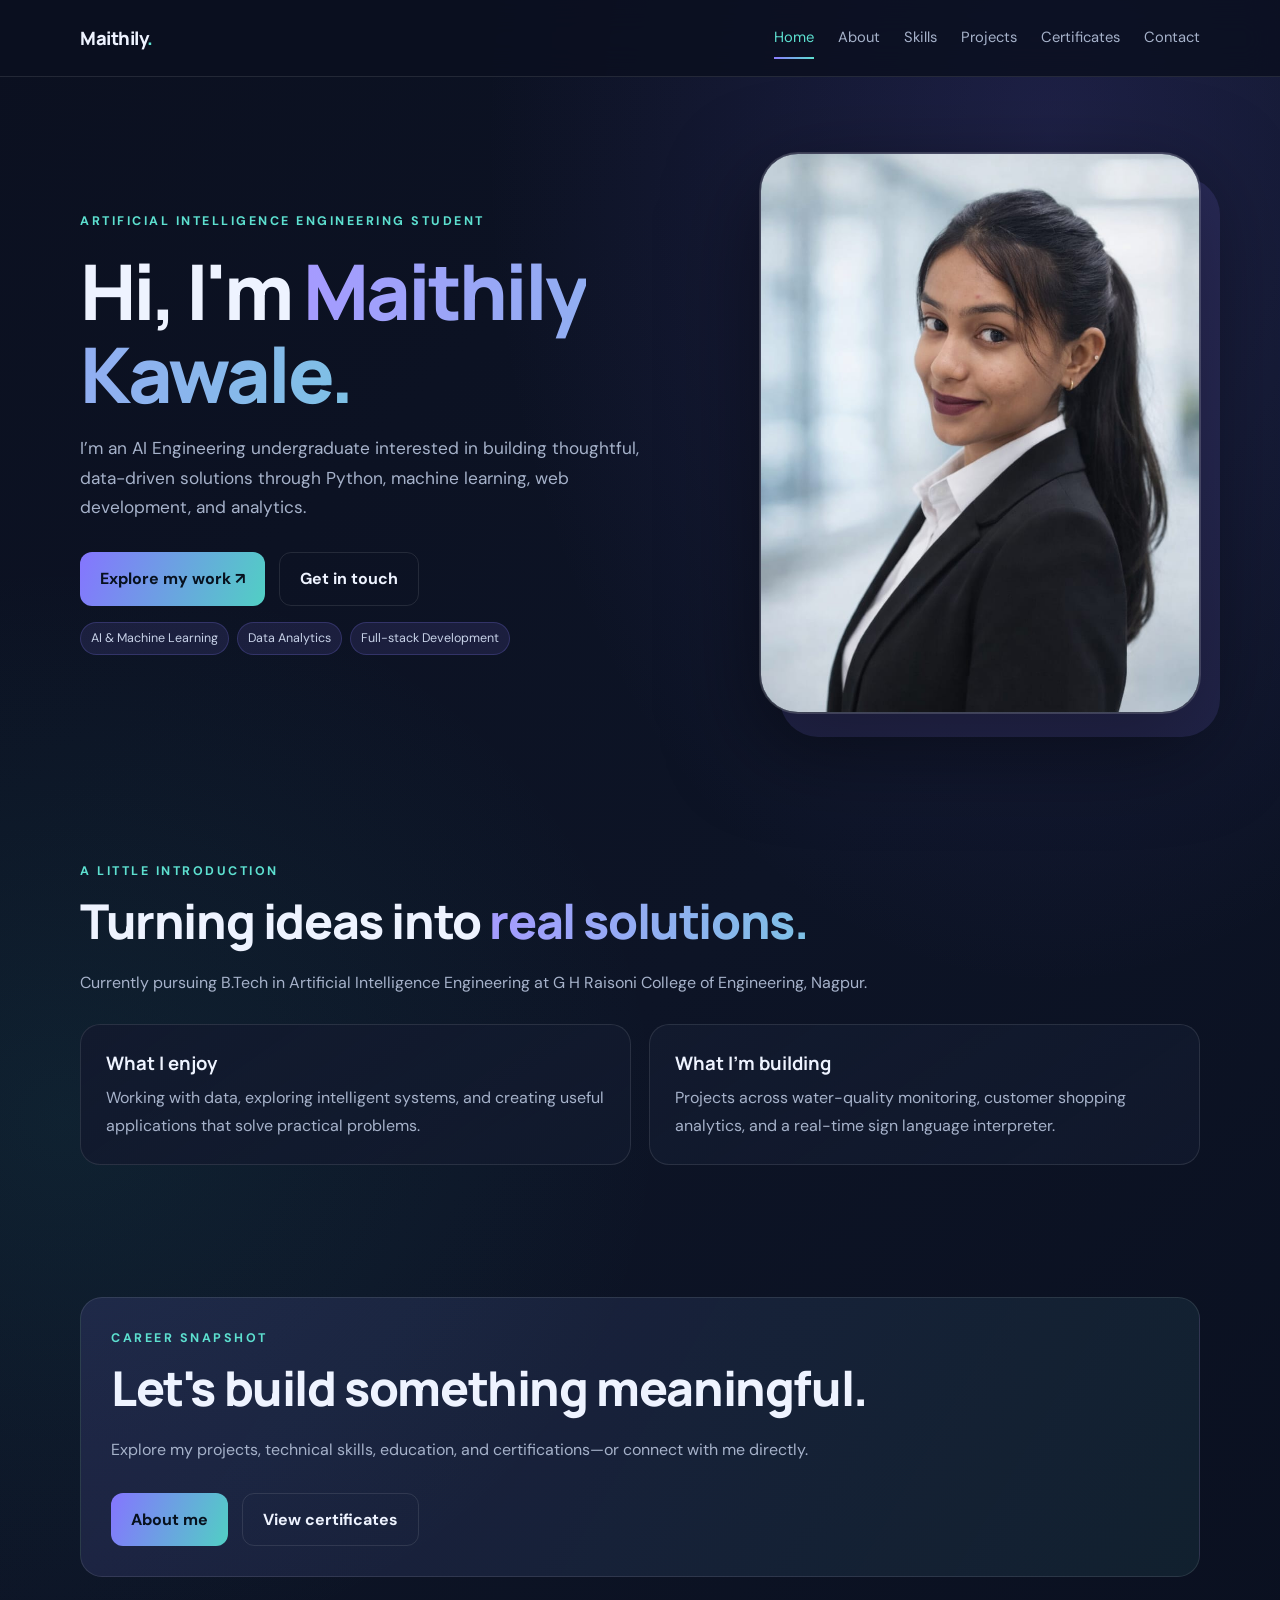
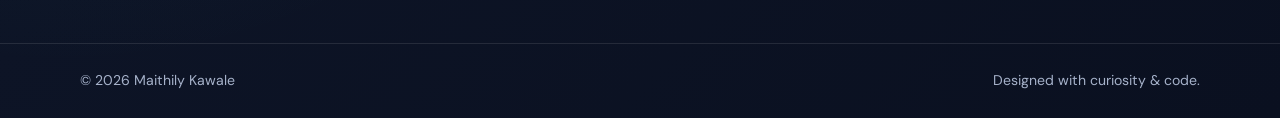
<file: index.html>
<!doctype html><html lang="en"><head><meta charset="utf-8"><meta name="viewport" content="width=device-width,initial-scale=1"><meta name="theme-color" content="#0b1020"><meta name="description" content="Maithily Kawale — AI Engineering student building data-driven and intelligent applications."><title>Maithily Kawale | Portfolio</title><link rel="stylesheet" href="styles.css"></head><body><header class="topbar"><div class="wrap nav"><a class="brand" href="index.html">Maithily<span>.</span></a><nav class="links"><a class="active" href="index.html">Home</a><a href="about.html">About</a><a href="skills.html">Skills</a><a href="projects.html">Projects</a><a href="certificates.html">Certificates</a><a href="contact.html">Contact</a></nav></div></header><main><section class="wrap hero"><div><div class="eyebrow">Artificial Intelligence Engineering Student</div><h1>Hi, I'm <span class="gradient">Maithily Kawale.</span></h1><p class="lead">I’m an AI Engineering undergraduate interested in building thoughtful, data-driven solutions through Python, machine learning, web development, and analytics.</p><div class="actions"><a class="btn primary" href="projects.html">Explore my work ↗</a><a class="btn" href="contact.html">Get in touch</a></div><div class="taglist"><span class="tag">AI & Machine Learning</span><span class="tag">Data Analytics</span><span class="tag">Full-stack Development</span></div></div><img class="portrait" src="images/profile.jpeg" alt="Portrait of Maithily Kawale"></section><section class="section"><div class="wrap"><div class="section-head"><div class="eyebrow">A little introduction</div><h2>Turning ideas into <span class="gradient">real solutions.</span></h2><p>Currently pursuing B.Tech in Artificial Intelligence Engineering at G H Raisoni College of Engineering, Nagpur.</p></div><div class="grid"><article class="card"><h3>What I enjoy</h3><p>Working with data, exploring intelligent systems, and creating useful applications that solve practical problems.</p></article><article class="card"><h3>What I'm building</h3><p>Projects across water-quality monitoring, customer shopping analytics, and a real-time sign language interpreter.</p></article></div></div></section><section class="section"><div class="wrap resume-box"><div class="eyebrow">Career snapshot</div><h2 class="page-title">Let's build something meaningful.</h2><p class="muted">Explore my projects, technical skills, education, and certifications—or connect with me directly.</p><div class="actions"><a class="btn primary" href="about.html">About me</a><a class="btn" href="certificates.html">View certificates</a></div></div></section></main><footer class="footer"><div class="wrap"><span>© 2026 Maithily Kawale</span><span>Designed with curiosity & code.</span></div></footer></body></html>
</file>
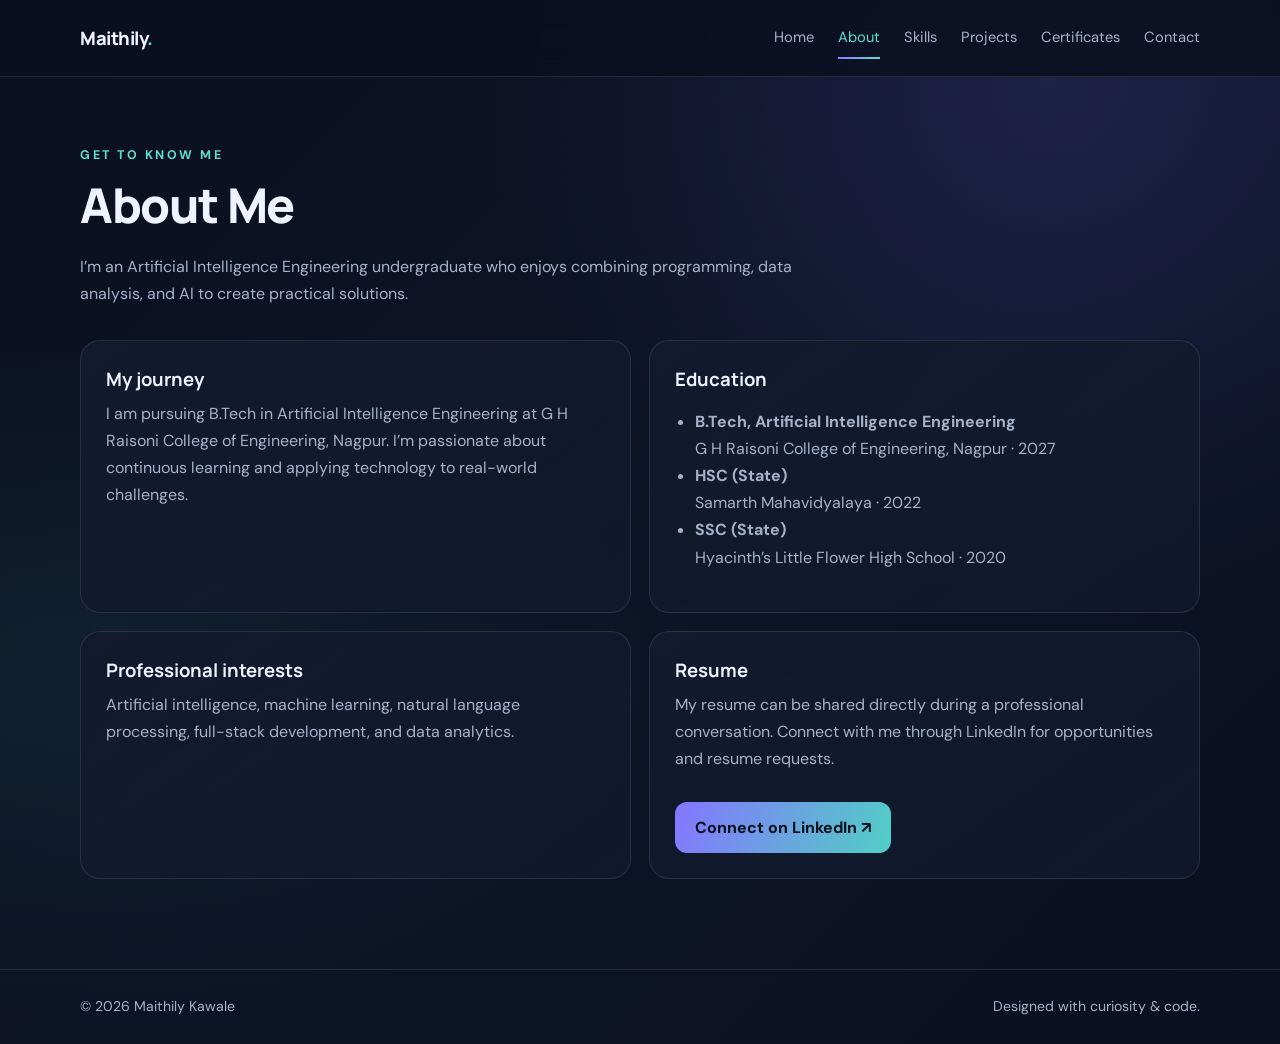
<file: about.html>
<!doctype html><html lang="en"><head><meta charset="utf-8"><meta name="viewport" content="width=device-width,initial-scale=1"><meta name="theme-color" content="#0b1020"><meta name="description" content="About Maithily Kawale, Artificial Intelligence Engineering student."><title>About Me | Maithily Kawale</title><link rel="stylesheet" href="styles.css"></head><body><header class="topbar"><div class="wrap nav"><a class="brand" href="index.html">Maithily<span>.</span></a><nav class="links"><a href="index.html">Home</a><a class="active" href="about.html">About</a><a href="skills.html">Skills</a><a href="projects.html">Projects</a><a href="certificates.html">Certificates</a><a href="contact.html">Contact</a></nav></div></header><main class="wrap page"><div class="eyebrow">Get to know me</div><h1 class="page-title">About Me</h1><p class="page-intro">I’m an Artificial Intelligence Engineering undergraduate who enjoys combining programming, data analysis, and AI to create practical solutions.</p><div class="grid"><article class="card"><h3>My journey</h3><p>I am pursuing B.Tech in Artificial Intelligence Engineering at G H Raisoni College of Engineering, Nagpur. I’m passionate about continuous learning and applying technology to real-world challenges.</p></article><article class="card"><h3>Education</h3><ul class="clean"><li><b>B.Tech, Artificial Intelligence Engineering</b><br>G H Raisoni College of Engineering, Nagpur · 2027</li><li><b>HSC (State)</b><br>Samarth Mahavidyalaya · 2022</li><li><b>SSC (State)</b><br>Hyacinth’s Little Flower High School · 2020</li></ul></article><article class="card"><h3>Professional interests</h3><p>Artificial intelligence, machine learning, natural language processing, full-stack development, and data analytics.</p></article><article class="card"><h3>Resume</h3><p>My resume can be shared directly during a professional conversation. Connect with me through LinkedIn for opportunities and resume requests.</p><div class="actions"><a class="btn primary" href="https://www.linkedin.com/in/maithilykawale/" target="_blank" rel="noopener noreferrer">Connect on LinkedIn ↗</a></div></article></div></main><footer class="footer"><div class="wrap"><span>© 2026 Maithily Kawale</span><span>Designed with curiosity & code.</span></div></footer></body></html>
</file>
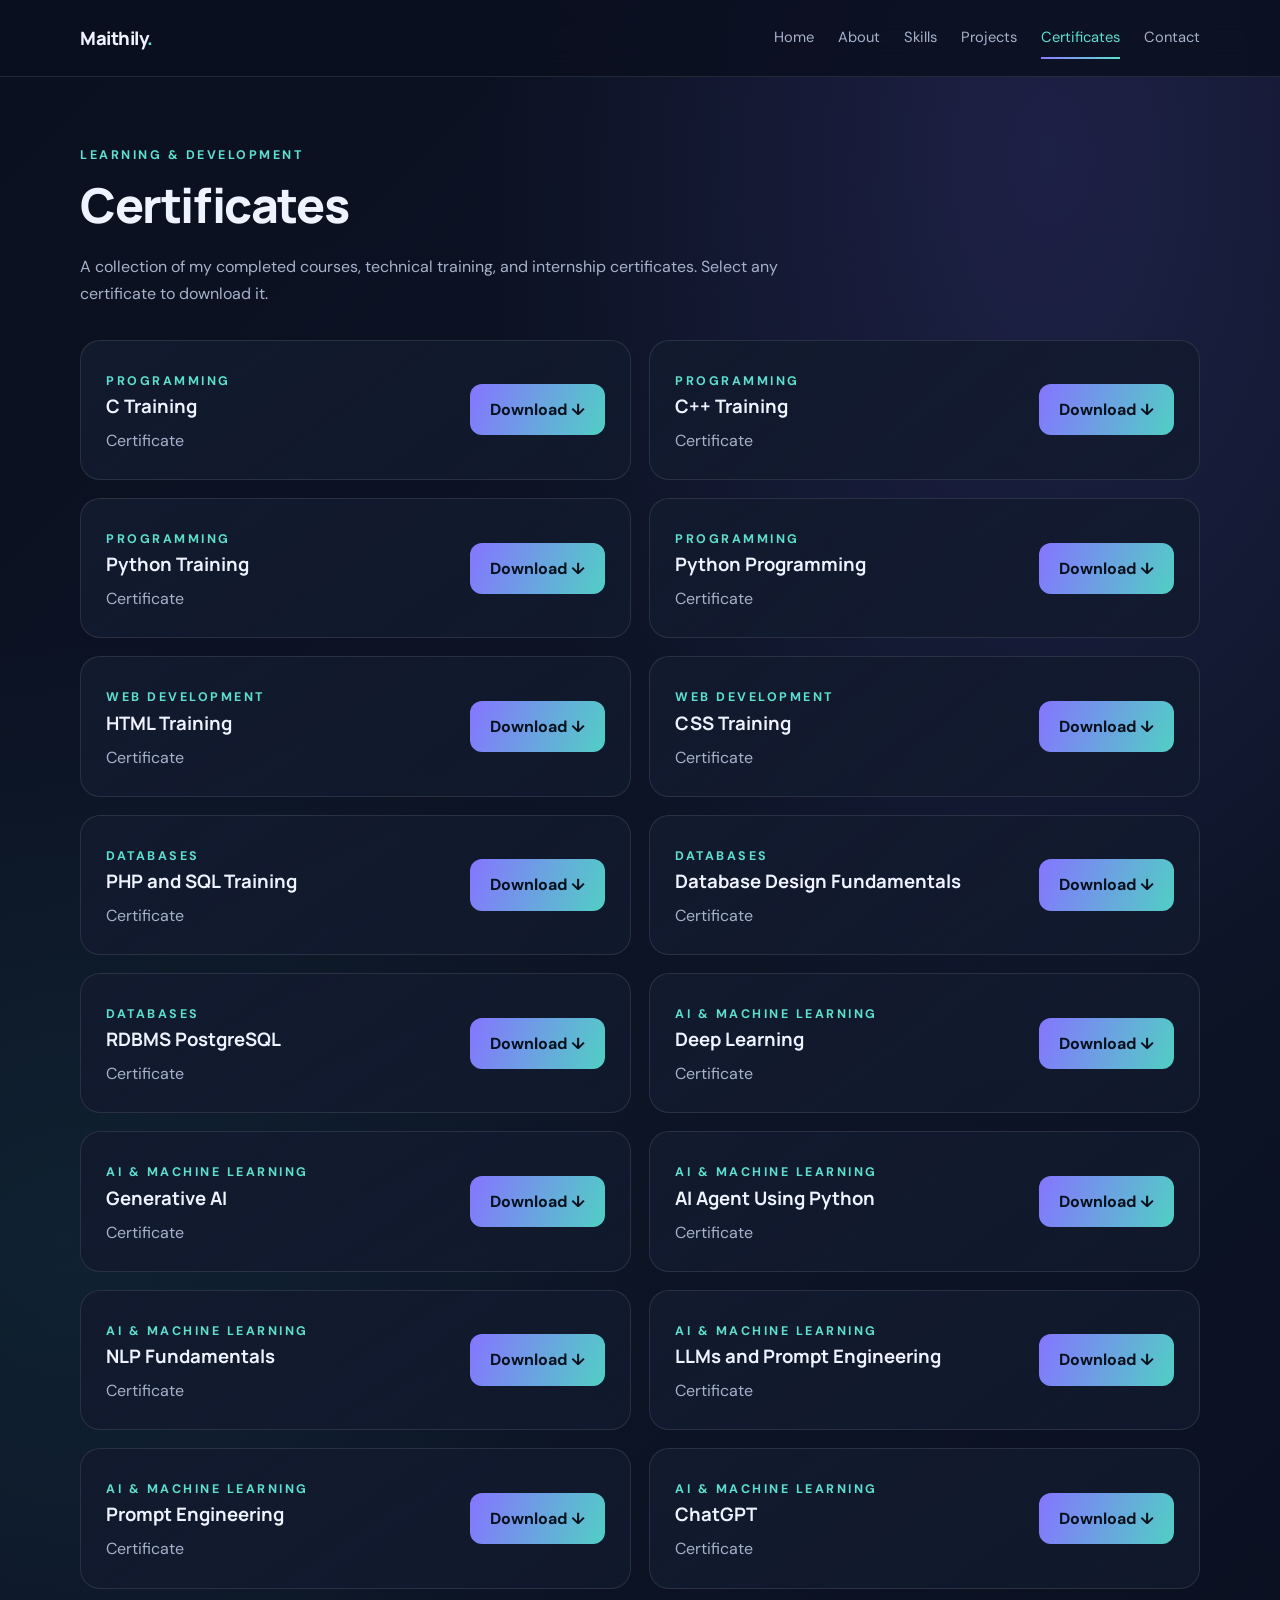
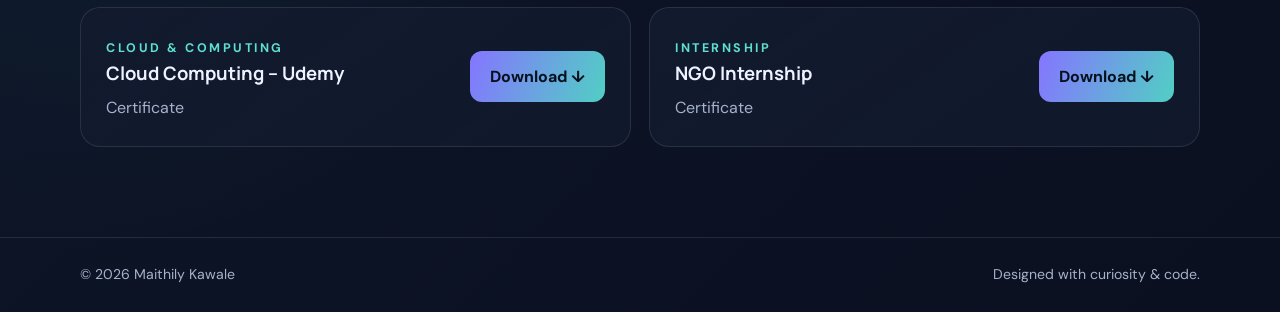
<file: certificates.html>
<!doctype html><html lang="en"><head><meta charset="utf-8"><meta name="viewport" content="width=device-width,initial-scale=1"><meta name="theme-color" content="#0b1020"><meta name="description" content="Certificates and training completed by Maithily Kawale."><title>Certificates | Maithily Kawale</title><link rel="stylesheet" href="styles.css"></head><body><header class="topbar"><div class="wrap nav"><a class="brand" href="index.html">Maithily<span>.</span></a><nav class="links"><a href="index.html">Home</a><a href="about.html">About</a><a href="skills.html">Skills</a><a href="projects.html">Projects</a><a class="active" href="certificates.html">Certificates</a><a href="contact.html">Contact</a></nav></div></header><main class="wrap page"><div class="eyebrow">Learning & development</div><h1 class="page-title">Certificates</h1><p class="page-intro">A collection of my completed courses, technical training, and internship certificates. Select any certificate to download it.</p><div class="grid"><article class="card cert-card"><div><span class="eyebrow">Programming</span><h3>C Training</h3><p>Certificate</p></div><a class="btn primary" href="images/C-Certificate.pdf" download>Download ↓</a></article><article class="card cert-card"><div><span class="eyebrow">Programming</span><h3>C++ Training</h3><p>Certificate</p></div><a class="btn primary" href="images/C%2B%2B%20Certificate%20.pdf" download>Download ↓</a></article><article class="card cert-card"><div><span class="eyebrow">Programming</span><h3>Python Training</h3><p>Certificate</p></div><a class="btn primary" href="images/python%20Certificate.jpg" download>Download ↓</a></article><article class="card cert-card"><div><span class="eyebrow">Programming</span><h3>Python Programming</h3><p>Certificate</p></div><a class="btn primary" href="images/Python-Certificate.pdf" download>Download ↓</a></article><article class="card cert-card"><div><span class="eyebrow">Web Development</span><h3>HTML Training</h3><p>Certificate</p></div><a class="btn primary" href="images/HTML_Certificate.pdf" download>Download ↓</a></article><article class="card cert-card"><div><span class="eyebrow">Web Development</span><h3>CSS Training</h3><p>Certificate</p></div><a class="btn primary" href="images/CSS_Certificate.pdf" download>Download ↓</a></article><article class="card cert-card"><div><span class="eyebrow">Databases</span><h3>PHP and SQL Training</h3><p>Certificate</p></div><a class="btn primary" href="images/PHP%20and%20SQL%20Certificate.pdf" download>Download ↓</a></article><article class="card cert-card"><div><span class="eyebrow">Databases</span><h3>Database Design Fundamentals</h3><p>Certificate</p></div><a class="btn primary" href="images/Database%20Design%20Fundamentals.pdf" download>Download ↓</a></article><article class="card cert-card"><div><span class="eyebrow">Databases</span><h3>RDBMS PostgreSQL</h3><p>Certificate</p></div><a class="btn primary" href="images/RDBMS%20postgreSQL.pdf" download>Download ↓</a></article><article class="card cert-card"><div><span class="eyebrow">AI & Machine Learning</span><h3>Deep Learning</h3><p>Certificate</p></div><a class="btn primary" href="images/Deeplearning.pdf" download>Download ↓</a></article><article class="card cert-card"><div><span class="eyebrow">AI & Machine Learning</span><h3>Generative AI</h3><p>Certificate</p></div><a class="btn primary" href="images/Gen_AI_certificate.pdf" download>Download ↓</a></article><article class="card cert-card"><div><span class="eyebrow">AI & Machine Learning</span><h3>AI Agent Using Python</h3><p>Certificate</p></div><a class="btn primary" href="images/Ai_agent_using_python_Certificate.pdf" download>Download ↓</a></article><article class="card cert-card"><div><span class="eyebrow">AI & Machine Learning</span><h3>NLP Fundamentals</h3><p>Certificate</p></div><a class="btn primary" href="images/NLP%20Fundamentals.pdf" download>Download ↓</a></article><article class="card cert-card"><div><span class="eyebrow">AI & Machine Learning</span><h3>LLMs and Prompt Engineering</h3><p>Certificate</p></div><a class="btn primary" href="images/LLMs%20and%20Prompt%20Engineering.pdf" download>Download ↓</a></article><article class="card cert-card"><div><span class="eyebrow">AI & Machine Learning</span><h3>Prompt Engineering</h3><p>Certificate</p></div><a class="btn primary" href="images/Prompt%20Engineering.pdf" download>Download ↓</a></article><article class="card cert-card"><div><span class="eyebrow">AI & Machine Learning</span><h3>ChatGPT</h3><p>Certificate</p></div><a class="btn primary" href="images/chatgpt%20Certificate.pdf" download>Download ↓</a></article><article class="card cert-card"><div><span class="eyebrow">Cloud & Computing</span><h3>Cloud Computing – Udemy</h3><p>Certificate</p></div><a class="btn primary" href="images/udemy_cloud_computing_certificate.pdf" download>Download ↓</a></article><article class="card cert-card"><div><span class="eyebrow">Internship</span><h3>NGO Internship</h3><p>Certificate</p></div><a class="btn primary" href="images/Ngo-internship.pdf" download>Download ↓</a></article></div></main><footer class="footer"><div class="wrap"><span>© 2026 Maithily Kawale</span><span>Designed with curiosity & code.</span></div></footer></body></html>
</file>
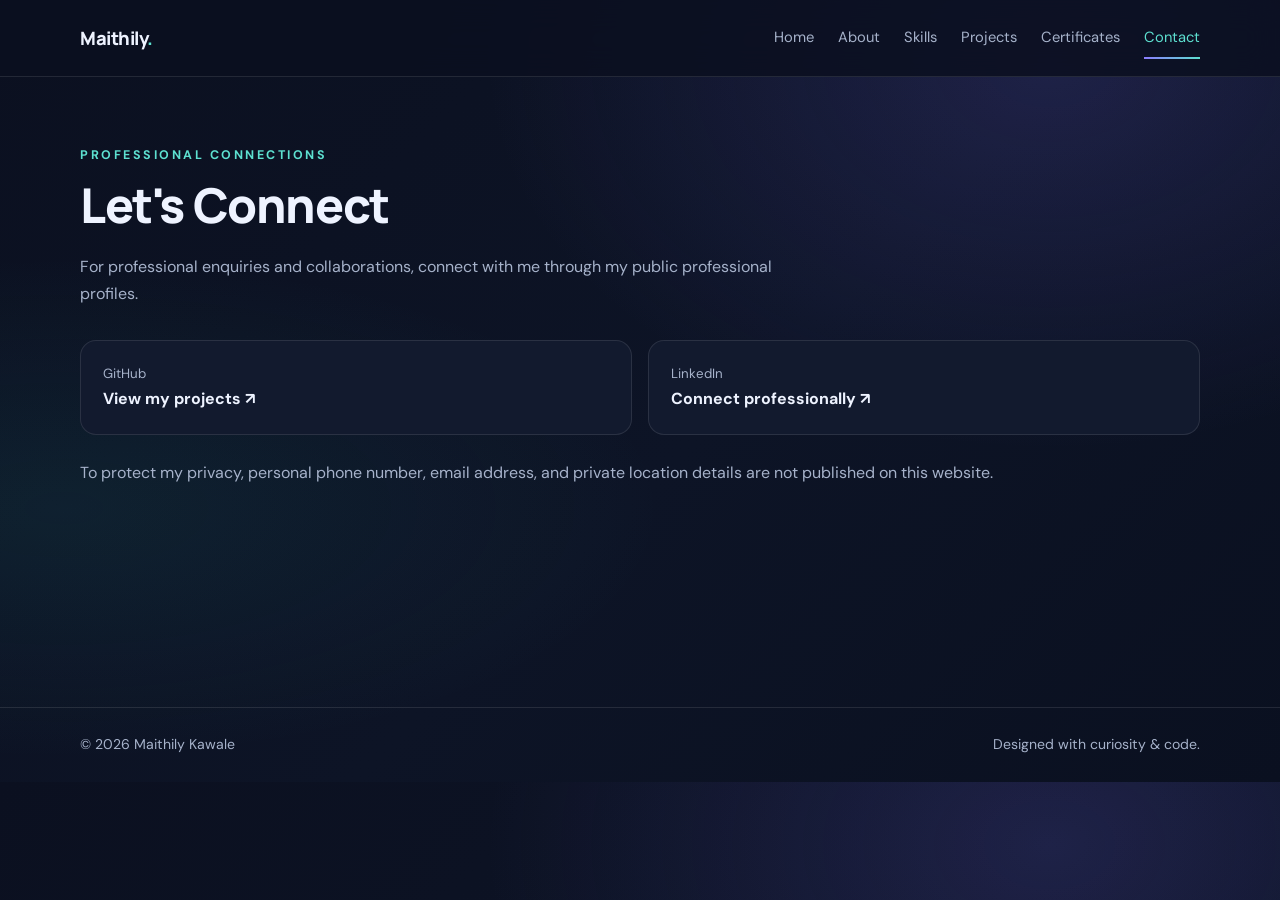
<file: contact.html>
<!doctype html><html lang="en"><head><meta charset="utf-8"><meta name="viewport" content="width=device-width,initial-scale=1"><meta name="theme-color" content="#0b1020"><meta name="description" content="Portfolio of Maithily Kawale, Artificial Intelligence Engineering student."><title>Get in Touch | Maithily Kawale</title><link rel="stylesheet" href="styles.css"></head><body><header class="topbar"><div class="wrap nav"><a class="brand" href="index.html">Maithily<span>.</span></a><nav class="links"><a href="index.html">Home</a><a href="about.html">About</a><a href="skills.html">Skills</a><a href="projects.html">Projects</a><a href="certificates.html">Certificates</a><a class="active" href="contact.html">Contact</a></nav></div></header><main class="wrap page"><div class="eyebrow">Professional connections</div><h1 class="page-title">Let's Connect</h1><p class="page-intro">For professional enquiries and collaborations, connect with me through my public professional profiles.</p><div class="contact-grid"><a class="contact-item" href="https://github.com/MaithilyKawale" target="_blank" rel="noopener noreferrer"><small>GitHub</small><strong>View my projects ↗</strong></a><a class="contact-item" href="https://www.linkedin.com/in/maithilykawale/" target="_blank" rel="noopener noreferrer"><small>LinkedIn</small><strong>Connect professionally ↗</strong></a></div><p class="muted" style="margin-top:24px">To protect my privacy, personal phone number, email address, and private location details are not published on this website.</p></main><footer class="footer"><div class="wrap"><span>© 2026 Maithily Kawale</span><span>Designed with curiosity & code.</span></div></footer></body></html>
</file>
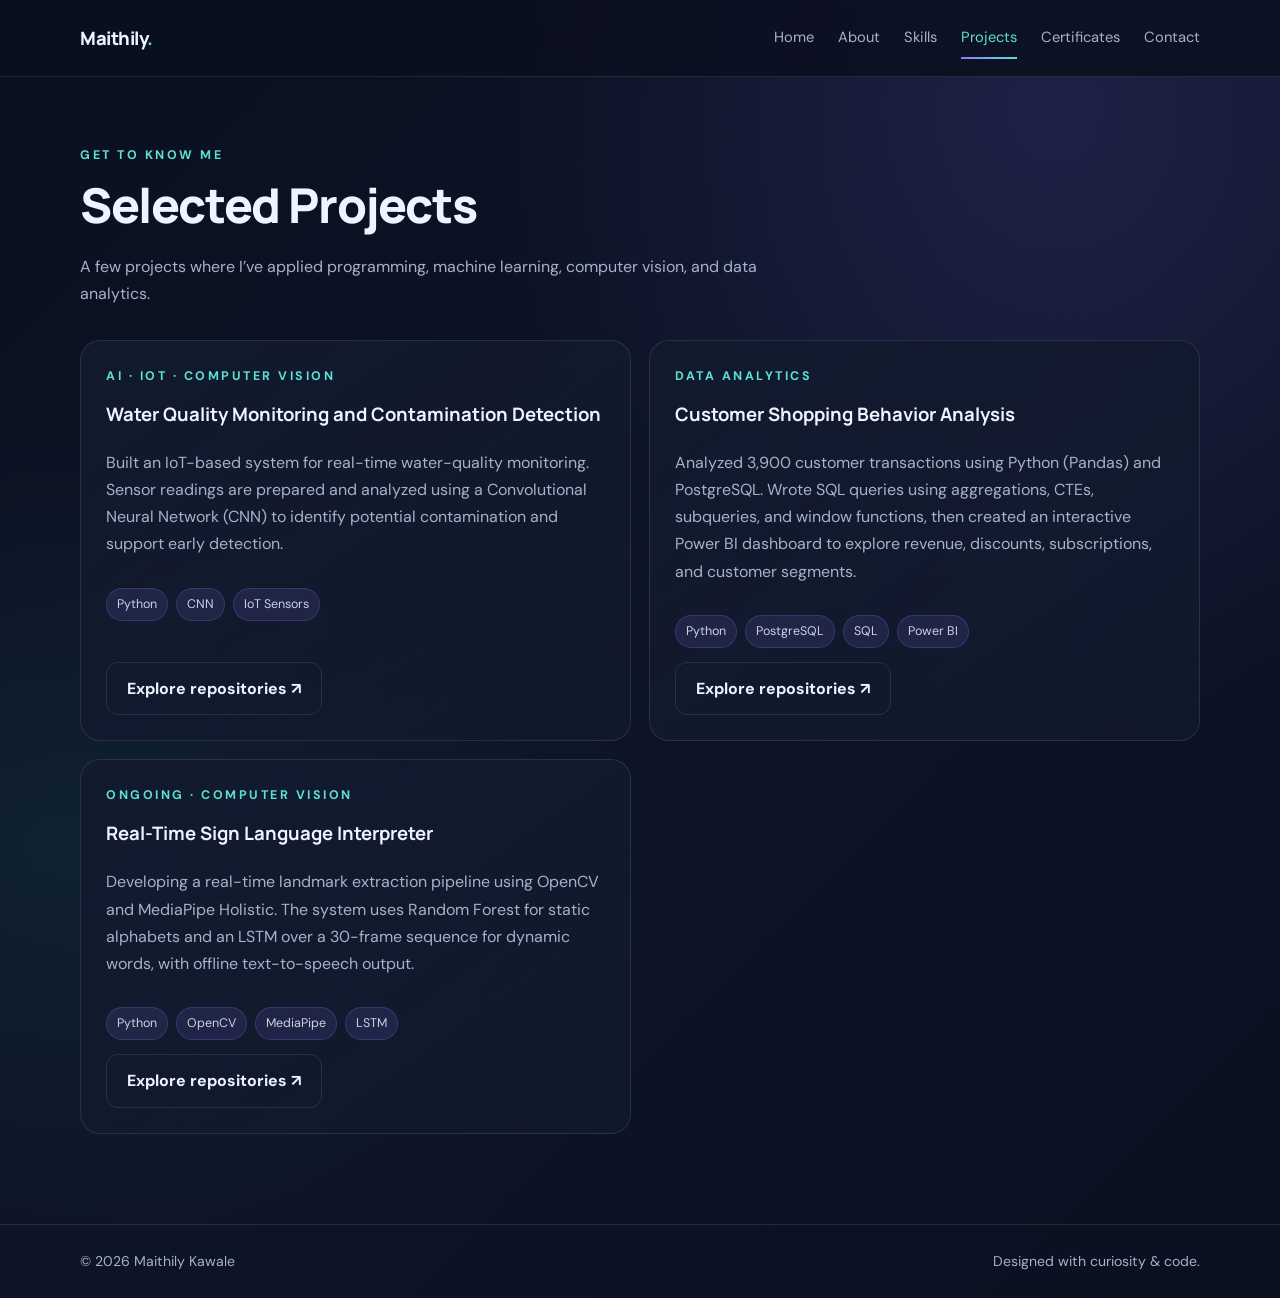
<file: projects.html>
<!doctype html><html lang="en"><head><meta charset="utf-8"><meta name="viewport" content="width=device-width,initial-scale=1"><meta name="theme-color" content="#0b1020"><meta name="description" content="Portfolio of Maithily Kawale, Artificial Intelligence Engineering student."><title>Selected Projects | Maithily Kawale</title><link rel="stylesheet" href="styles.css"></head><body><header class="topbar"><div class="wrap nav"><a class="brand" href="index.html">Maithily<span>.</span></a><nav class="links"><a class="" href="index.html">Home</a><a class="" href="about.html">About</a><a class="" href="skills.html">Skills</a><a class="active" href="projects.html">Projects</a><a class="" href="certificates.html">Certificates</a><a class="" href="contact.html">Contact</a></nav></div></header><main class="wrap page"><div class="eyebrow">Get to know me</div><h1 class="page-title">Selected Projects</h1><p class="page-intro">A few projects where I’ve applied programming, machine learning, computer vision, and data analytics.</p><div class="grid"><article class="card project-card"><div class="eyebrow">AI · IoT · Computer Vision</div><h3>Water Quality Monitoring and Contamination Detection</h3><p>Built an IoT-based system for real-time water-quality monitoring. Sensor readings are prepared and analyzed using a Convolutional Neural Network (CNN) to identify potential contamination and support early detection.</p><div class="taglist"><span class="tag">Python</span><span class="tag">CNN</span><span class="tag">IoT Sensors</span></div><a class="btn" href="https://github.com/MaithilyKawale?tab=repositories" target="_blank" rel="noreferrer">Explore repositories ↗</a></article><article class="card project-card"><div class="eyebrow">Data Analytics</div><h3>Customer Shopping Behavior Analysis</h3><p>Analyzed 3,900 customer transactions using Python (Pandas) and PostgreSQL. Wrote SQL queries using aggregations, CTEs, subqueries, and window functions, then created an interactive Power BI dashboard to explore revenue, discounts, subscriptions, and customer segments.</p><div class="taglist"><span class="tag">Python</span><span class="tag">PostgreSQL</span><span class="tag">SQL</span><span class="tag">Power BI</span></div><a class="btn" href="https://github.com/MaithilyKawale?tab=repositories" target="_blank" rel="noreferrer">Explore repositories ↗</a></article><article class="card project-card"><div class="eyebrow">Ongoing · Computer Vision</div><h3>Real-Time Sign Language Interpreter</h3><p>Developing a real-time landmark extraction pipeline using OpenCV and MediaPipe Holistic. The system uses Random Forest for static alphabets and an LSTM over a 30-frame sequence for dynamic words, with offline text-to-speech output.</p><div class="taglist"><span class="tag">Python</span><span class="tag">OpenCV</span><span class="tag">MediaPipe</span><span class="tag">LSTM</span></div><a class="btn" href="https://github.com/MaithilyKawale?tab=repositories" target="_blank" rel="noreferrer">Explore repositories ↗</a></article></div></main><footer class="footer"><div class="wrap"><span>© 2026 Maithily Kawale</span><span>Designed with curiosity & code.</span></div></footer></body></html>
</file>
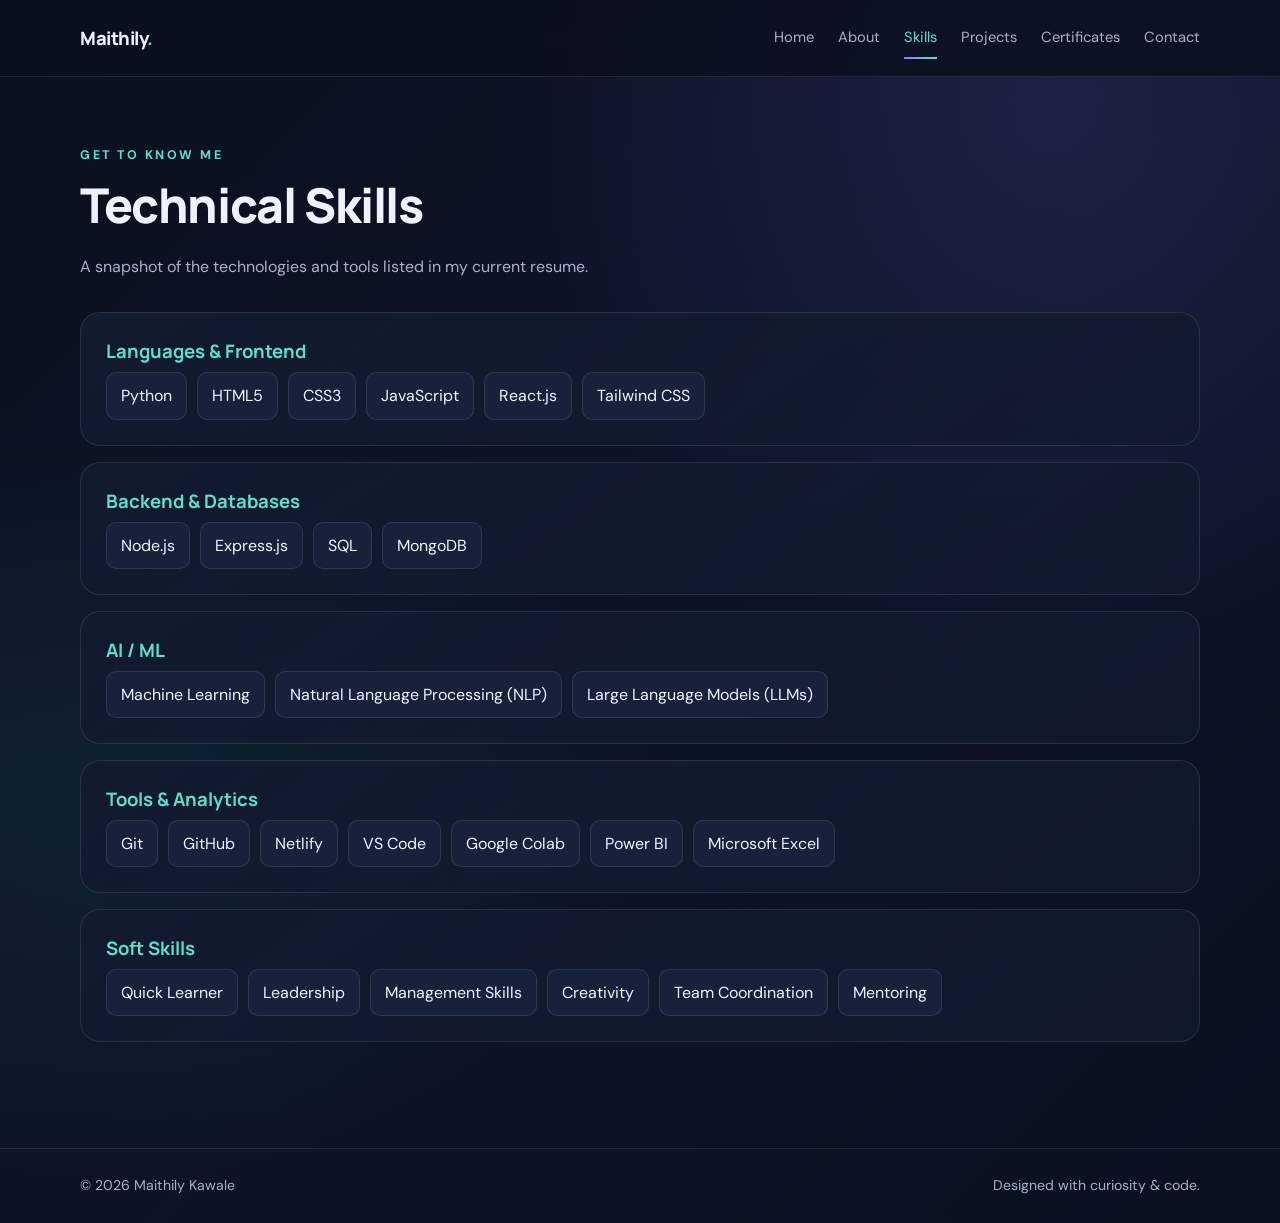
<file: skills.html>
<!doctype html><html lang="en"><head><meta charset="utf-8"><meta name="viewport" content="width=device-width,initial-scale=1"><meta name="theme-color" content="#0b1020"><meta name="description" content="Portfolio of Maithily Kawale, Artificial Intelligence Engineering student."><title>Technical Skills | Maithily Kawale</title><link rel="stylesheet" href="styles.css"></head><body><header class="topbar"><div class="wrap nav"><a class="brand" href="index.html">Maithily<span>.</span></a><nav class="links"><a class="" href="index.html">Home</a><a class="" href="about.html">About</a><a class="active" href="skills.html">Skills</a><a class="" href="projects.html">Projects</a><a class="" href="certificates.html">Certificates</a><a class="" href="contact.html">Contact</a></nav></div></header><main class="wrap page"><div class="eyebrow">Get to know me</div><h1 class="page-title">Technical Skills</h1><p class="page-intro">A snapshot of the technologies and tools listed in my current resume.</p><div class="card skill-group"><h3>Languages & Frontend</h3><div class="skill-list"><span>Python</span><span>HTML5</span><span>CSS3</span><span>JavaScript</span><span>React.js</span><span>Tailwind CSS</span></div></div><div class="card skill-group"><h3>Backend & Databases</h3><div class="skill-list"><span>Node.js</span><span>Express.js</span><span>SQL</span><span>MongoDB</span></div></div><div class="card skill-group"><h3>AI / ML</h3><div class="skill-list"><span>Machine Learning</span><span>Natural Language Processing (NLP)</span><span>Large Language Models (LLMs)</span></div></div><div class="card skill-group"><h3>Tools & Analytics</h3><div class="skill-list"><span>Git</span><span>GitHub</span><span>Netlify</span><span>VS Code</span><span>Google Colab</span><span>Power BI</span><span>Microsoft Excel</span></div></div><div class="card skill-group"><h3>Soft Skills</h3><div class="skill-list"><span>Quick Learner</span><span>Leadership</span><span>Management Skills</span><span>Creativity</span><span>Team Coordination</span><span>Mentoring</span></div></div></main><footer class="footer"><div class="wrap"><span>© 2026 Maithily Kawale</span><span>Designed with curiosity & code.</span></div></footer></body></html>
</file>
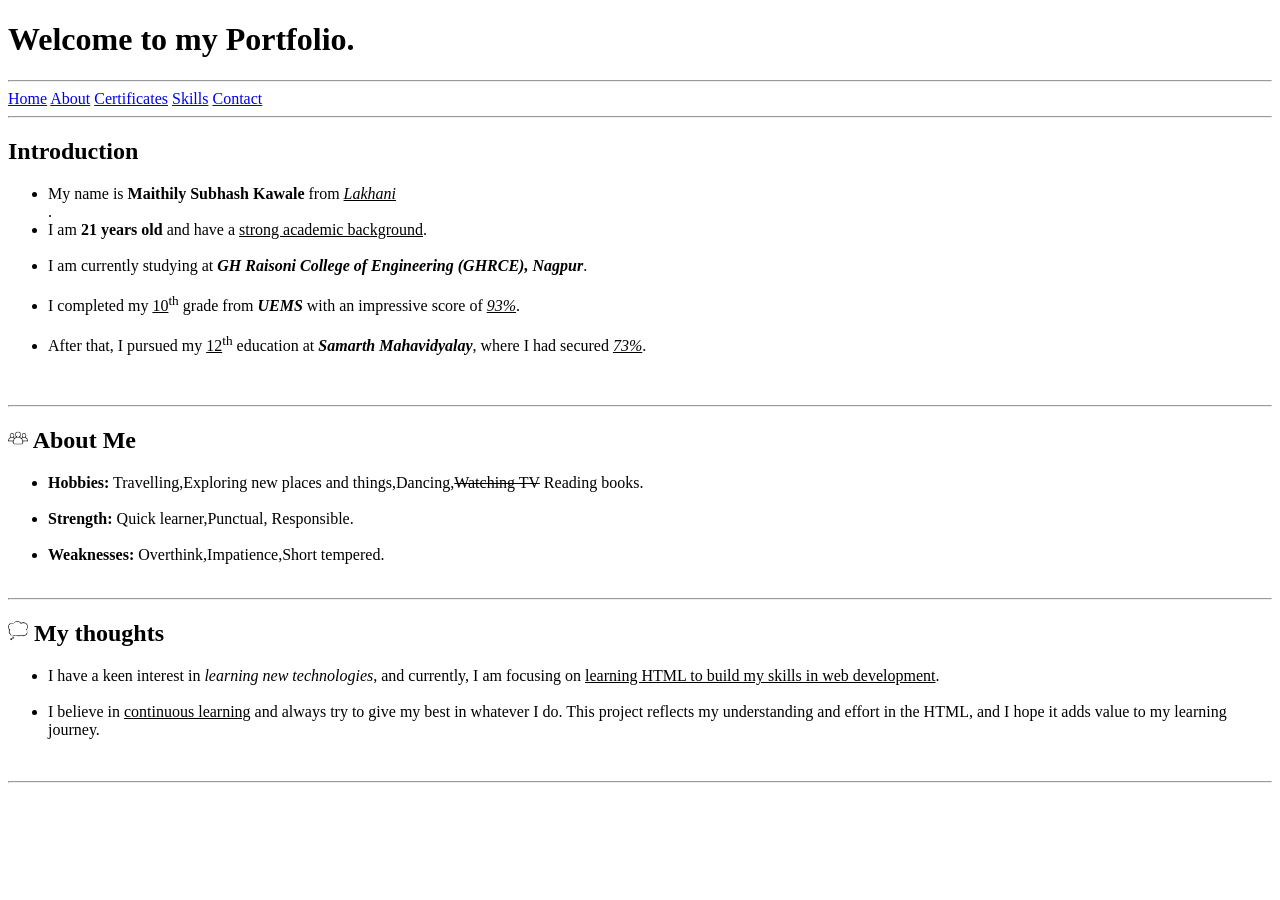
<file: files/about.html>
<!DOCTYPE html>
<html lang="en">

<head>
    <title>About me</title>
</head>

<body>
    <h1>Welcome to my Portfolio.</h1>
    <hr>
  
    <nav>
        <a href="./index.html">Home</a>
        <a href="./about.html">About</a>
        <a href="./certificates.html">Certificates</a>
        <a href="./skills.html">Skills</a>
        <a href="./contact.html">Contact</a>
    </nav><hr>
    <div>
        <span>
            <h2>Introduction</h2>
        </span>

        <p>
        <ul>
            <li>My name is <b>Maithily Subhash Kawale</b> from
                <i><u>Lakhani</u></i>
            </li>. <br>
            <li>I am <b>21 years old</b> and have a <u>strong academic background</u>.</li>
            <br>
            <li>I am currently studying at <b><i>GH Raisoni College of Engineering (GHRCE), Nagpur</i></b>.</li>
            <br>
            <li>I completed my <u>10</u><sup>th</sup> grade from <b><i>UEMS</i></b> with an impressive score of
                <u><i>93%</i></u>.
            </li>
            <br>
            <li>After that, I pursued my <u>12</u><sup>th</sup> education at <b><i>Samarth Mahavidyalay</i></b>, where I
                had
                secured <u><i>73%</i></u>.</li>
        </ul>
        <br>
        </p>
        <hr>
    </div>
    <div>
        <span>
            <h2><img src="./../images/group.png" alt="about me" height="20px" />
                About Me
            </h2>

        </span>
        <p>
        <ul>
            <li><b>Hobbies:</b> Travelling,Exploring new places and things,Dancing,<del>Watching TV</del> Reading books.
            </li>
            <br>
            <li><b>Strength:</b> Quick learner,Punctual, Responsible.</li>
            <br>
            <li><b>Weaknesses:</b> Overthink,Impatience,Short tempered.</li>
            <br>
        </ul>
        <hr>
        <span>

            <h2><img src="./../images/thought-bubble.png" alt="thoughts"
                    height="20px" /> My
                thoughts</h2>
        </span>
        <ul>
            <li>I have a keen interest in <i>learning new technologies</i>, and currently, I am focusing on <u>learning
                    HTML
                    to build
                    my skills in web development</u>.</li><br>
            <li>I believe in <u>continuous learning</u> and always try to give my best in whatever I do. This project
                reflects my understanding and effort in the HTML, and I hope it adds value to my learning journey.</li>
        </ul><br>
        <hr>


        </p>
    </div>



</body>

</html>
</file>
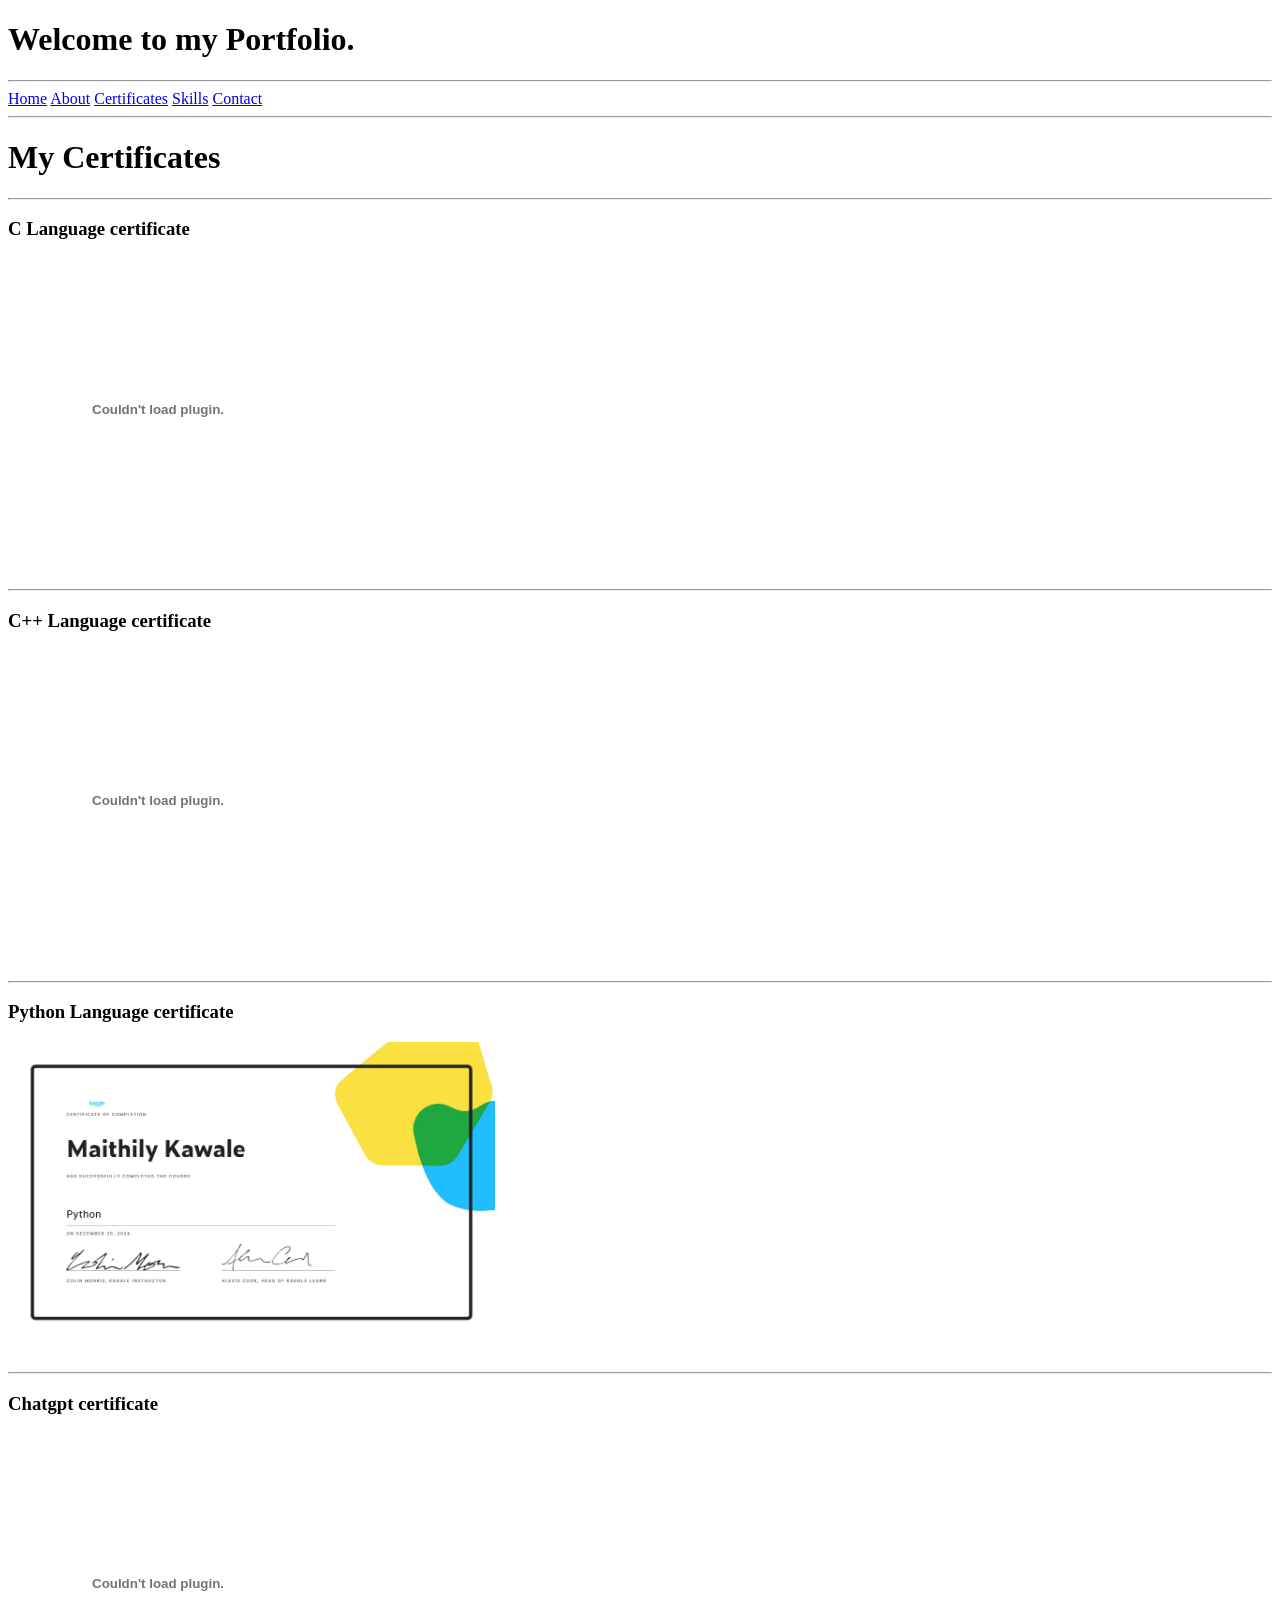
<file: files/certificates.html>
<!DOCTYPE html>
<html lang="en">

<head>
    <title>Certificates</title>
</head>

<body>
    <h1>Welcome to my Portfolio.</h1>
    <hr>

    <nav>
        <a href="./index.html">Home</a>
        <a href="./about.html">About</a>
        <a href="./certificates.html">Certificates</a>
        <a href="./skills.html">Skills</a>
        <a href="./contact.html">Contact</a>
    </nav><hr>
    <span>
        <h1>My Certificates</h1>
    </span>

    <hr>
    <h3>C Language certificate</h3>
    <embed src="./../images/C-Certificate.pdf" alt="C Language certificate" height="300px">
    <br><br>
    <hr>
    <h3>C++ Language certificate</h3>
    <embed src="./../images/C++ Certificate .pdf" alt="C++ Language certificate" height="300px">
    <br><br>
    <hr>
    <h3>Python Language certificate</h3>
    <embed src="./../images/python Certificate.jpg" alt="Python certificate" height="300px">
    <br><br>
    <hr>
    <h3>Chatgpt certificate</h3>
    <embed src="./../images/chatgpt Certificate.pdf" alt="Chatgpt certificate" height="300px">
    <br><br>
    <hr>

</body>

</html>
</file>
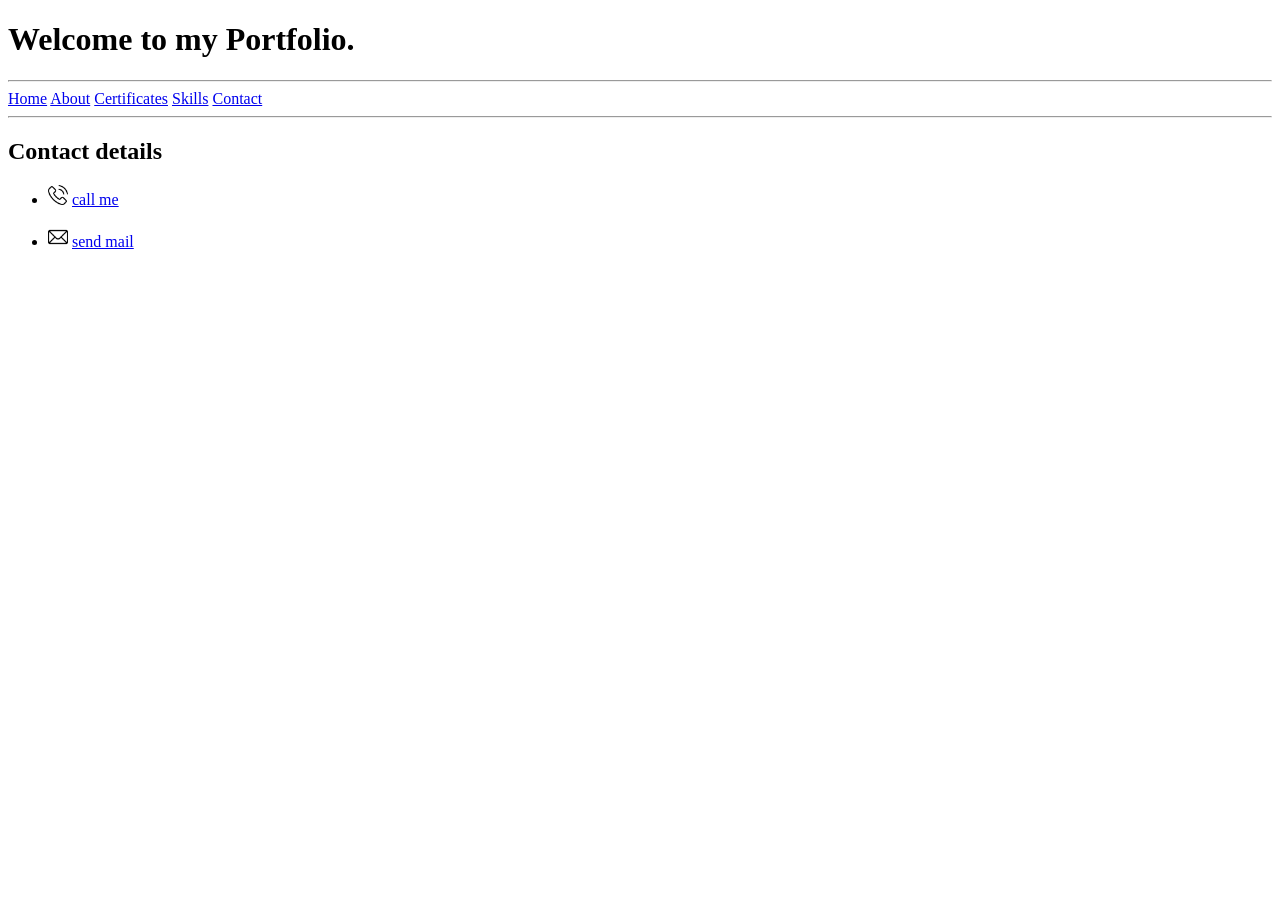
<file: files/contact.html>
<!DOCTYPE html>
<html lang="en">

<head>
    <title>Contact</title>
</head>

<body>
    <h1>Welcome to my Portfolio.</h1>
    <hr>

    <nav>
        <a href="./index.html">Home</a>
        <a href="./about.html">About</a>
        <a href="./certificates.html">Certificates</a>
        <a href="./skills.html">Skills</a>
        <a href="./contact.html">Contact</a>
    </nav><hr>
    <div>
        <span>
            <h2>Contact details</h2>
        </span>
        <p>
        <ul>
            <li><img src="./../images/phone-call.png" alt="phone number"
                    height="20px" />
                <a href="tel:9923232747"> call me </a>
            </li><br>
            <li><img src="./../images/mail.png" alt="send mail" height="20px" />
                <a href="mailto:kawalemaithily0@gmail.com">send mail</a>
            </li>
        </ul>

        </p>
    </div>
</body>

</html>
</file>
<file: styles.css>
@import url('https://fonts.googleapis.com/css2?family=DM+Sans:wght@400;500;600;700&family=Manrope:wght@400;500;600;700;800&display=swap');
:root{--bg:#0b1020;--panel:#121a2e;--panel2:#17223a;--text:#eef3ff;--muted:#a6b2ca;--accent:#8b7cff;--cyan:#5de0d0;--line:rgba(255,255,255,.1)}
*{box-sizing:border-box}html{scroll-behavior:smooth}body{margin:0;background:radial-gradient(ellipse at 80% 0%,rgba(92,82,190,.2),transparent 38%),var(--bg);color:var(--text);font-family:'DM Sans',sans-serif;line-height:1.7}a{color:inherit;text-decoration:none}.wrap{width:min(1120px,90%);margin:auto}.topbar{position:sticky;top:0;z-index:10;background:rgba(11,16,32,.86);backdrop-filter:blur(16px);border-bottom:1px solid var(--line)}.nav{min-height:76px;display:flex;align-items:center;justify-content:space-between;gap:22px}.brand{font:800 1.15rem Manrope,sans-serif;letter-spacing:-.5px}.brand span{color:var(--cyan)}.links{display:flex;gap:24px;flex-wrap:wrap}.links a{color:var(--muted);font-size:.92rem}.links a:hover,.links a.active{color:var(--cyan)}.hero{padding:90px 0 76px;display:grid;grid-template-columns:1.3fr .7fr;gap:55px;align-items:center;min-height:570px}.eyebrow{color:var(--cyan);text-transform:uppercase;letter-spacing:2.5px;font-size:.78rem;font-weight:700}.hero h1{font:800 clamp(2.8rem,6vw,5.2rem)/1.08 Manrope,sans-serif;letter-spacing:-3px;margin:18px 0}.gradient{background:linear-gradient(100deg,#a69aff,#5de0d0);-webkit-background-clip:text;background-clip:text;color:transparent}.lead{font-size:1.08rem;color:var(--muted);max-width:650px}.actions{display:flex;gap:14px;flex-wrap:wrap;margin-top:30px}.btn{display:inline-flex;align-items:center;justify-content:center;padding:12px 20px;border-radius:12px;font-weight:700;border:1px solid var(--line);transition:.2s}.btn.primary{background:linear-gradient(110deg,#8575ff,#51cfc4);color:#07111e;border:0}.btn:hover{transform:translateY(-3px)}.portrait{width:min(330px,100%);aspect-ratio:1;border-radius:34px;object-fit:cover;border:1px solid rgba(255,255,255,.2);box-shadow:18px 22px 0 rgba(139,124,255,.13),0 25px 80px rgba(0,0,0,.4)}.section{padding:66px 0}.section-head{margin-bottom:28px}.section-head h2,.page-title{font:800 clamp(2rem,4vw,3rem) Manrope,sans-serif;letter-spacing:-1.4px;margin:6px 0}.section-head p,.muted{color:var(--muted)}.grid{display:grid;grid-template-columns:repeat(2,minmax(0,1fr));gap:18px}.card{background:linear-gradient(145deg,var(--panel),rgba(18,26,46,.78));border:1px solid var(--line);border-radius:20px;padding:25px}.card h3{font:700 1.16rem Manrope;margin:0 0 8px}.card p{color:var(--muted);margin:0}.taglist{display:flex;gap:8px;flex-wrap:wrap;margin-top:16px}.tag{font-size:.78rem;color:#c8d2e8;background:rgba(139,124,255,.12);border:1px solid rgba(139,124,255,.22);padding:5px 10px;border-radius:30px}.page{padding:68px 0 90px;min-height:70vh}.page-intro{max-width:720px;color:var(--muted);margin-bottom:32px}.skill-group{margin-bottom:16px}.skill-group h3{color:var(--cyan)}.skill-list{display:flex;flex-wrap:wrap;gap:10px}.skill-list span{padding:9px 14px;border-radius:10px;background:var(--panel2);border:1px solid var(--line)}.project-card{display:flex;flex-direction:column;gap:14px}.project-card .btn{align-self:flex-start;margin-top:auto}.contact-grid{display:grid;grid-template-columns:repeat(2,minmax(0,1fr));gap:16px}.contact-item{padding:22px;border:1px solid var(--line);background:var(--panel);border-radius:16px}.contact-item small{display:block;color:var(--muted)}.cert-card{display:flex;justify-content:space-between;align-items:center;gap:15px}.footer{border-top:1px solid var(--line);padding:25px 0;color:var(--muted);font-size:.88rem}.footer .wrap{display:flex;justify-content:space-between;gap:12px;flex-wrap:wrap}.resume-box{padding:30px;border:1px solid var(--line);border-radius:22px;background:linear-gradient(120deg,rgba(139,124,255,.13),rgba(93,224,208,.08))}ul.clean{padding-left:20px;color:var(--muted)}@media(max-width:760px){.nav{align-items:flex-start;padding:18px 0;flex-direction:column}.links{gap:14px}.hero{grid-template-columns:1fr;padding:60px 0;min-height:0}.portrait{width:240px;grid-row:1}.grid,.contact-grid{grid-template-columns:1fr}.hero h1{letter-spacing:-1.8px}.section{padding:48px 0}}
/* === Portfolio motion & interaction refresh === */
:root{--glow:rgba(139,124,255,.28);--ease:cubic-bezier(.2,.75,.25,1)}
body{overflow-x:hidden;background-image:radial-gradient(ellipse at 82% 8%,rgba(92,82,190,.22),transparent 38%),radial-gradient(ellipse at 5% 65%,rgba(45,183,177,.09),transparent 35%),linear-gradient(135deg,#0b1020,#0d1426 55%,#0a1020)}
.topbar{transition:background .3s ease,box-shadow .3s ease}
.topbar:hover{background:rgba(11,16,32,.96);box-shadow:0 12px 35px rgba(0,0,0,.18)}
.brand{transition:transform .25s ease,color .25s ease}.brand:hover{transform:translateY(-2px);color:var(--cyan)}
.links a{position:relative;transition:color .25s ease,transform .25s ease}
.links a::after{content:"";position:absolute;left:0;bottom:-8px;width:100%;height:2px;background:linear-gradient(90deg,var(--accent),var(--cyan));transform:scaleX(0);transform-origin:left;transition:transform .28s var(--ease)}
.links a:hover{transform:translateY(-2px)}.links a:hover::after,.links a.active::after{transform:scaleX(1)}
.hero{grid-template-columns:minmax(0,1.12fr) minmax(360px,.88fr);gap:clamp(35px,6vw,85px);padding-top:76px;padding-bottom:82px}
.hero>div{animation:fadeSlide .85s var(--ease) both}
.hero .eyebrow{animation:fadeSlide .7s .08s both}
.hero h1{animation:fadeSlide .8s .16s both}
.hero .lead{animation:fadeSlide .8s .25s both}
.hero .actions{animation:fadeSlide .8s .34s both}
.hero .taglist{animation:fadeSlide .8s .42s both}
.portrait{width:100%;max-width:440px;height:560px;aspect-ratio:auto;justify-self:end;object-fit:cover;object-position:center 28%;border-radius:38px;position:relative;isolation:isolate;box-shadow:0 0 0 1px rgba(255,255,255,.16),20px 24px 0 rgba(139,124,255,.13),0 30px 90px rgba(0,0,0,.5);animation:portraitEnter 1s .12s var(--ease) both;transition:transform .55s var(--ease),box-shadow .55s var(--ease),border-radius .55s var(--ease)}
.portrait:hover{transform:translateY(-9px) scale(1.015) rotate(1deg);border-radius:48px 24px 48px 24px;box-shadow:0 0 0 1px rgba(93,224,208,.45),24px 28px 0 rgba(139,124,255,.2),0 35px 100px rgba(0,0,0,.55)}
.gradient{background-size:180% 180%;animation:gradientFlow 6s ease-in-out infinite}
.btn{position:relative;overflow:hidden;isolation:isolate;transition:transform .28s var(--ease),box-shadow .28s ease,border-color .28s ease,background .28s ease}
.btn::before{content:"";position:absolute;inset:0;z-index:-1;background:linear-gradient(110deg,transparent 20%,rgba(255,255,255,.28),transparent 80%);transform:translateX(-130%);transition:transform .65s ease}
.btn:hover{transform:translateY(-5px) scale(1.025);box-shadow:0 12px 28px rgba(93,224,208,.13);border-color:rgba(93,224,208,.45)}
.btn:hover::before{transform:translateX(130%)}
.card,.contact-item,.resume-box{position:relative;overflow:hidden;transition:transform .35s var(--ease),border-color .35s ease,box-shadow .35s ease,background .35s ease}
.card::before,.contact-item::before{content:"";position:absolute;inset:0;pointer-events:none;opacity:0;background:radial-gradient(circle at 15% 0%,rgba(139,124,255,.18),transparent 55%);transition:opacity .35s ease}
.card:hover,.contact-item:hover{transform:translateY(-8px);border-color:rgba(93,224,208,.38);box-shadow:0 20px 48px rgba(0,0,0,.24),0 0 30px rgba(139,124,255,.08)}
.card:hover::before,.contact-item:hover::before{opacity:1}
.card>* ,.contact-item>*{position:relative}
.skill-list span{transition:transform .25s var(--ease),background .25s ease,border-color .25s ease,box-shadow .25s ease}
.skill-list span:hover{transform:translateY(-4px) scale(1.04);background:rgba(139,124,255,.22);border-color:rgba(93,224,208,.4);box-shadow:0 8px 20px rgba(0,0,0,.18)}
.tag{transition:transform .25s ease,background .25s ease,border-color .25s ease}
.tag:hover{transform:translateY(-3px);background:rgba(93,224,208,.13);border-color:rgba(93,224,208,.4)}
.section{animation:fadeUp .8s var(--ease) both}
.section:nth-of-type(2){animation-delay:.12s}.section:nth-of-type(3){animation-delay:.22s}
.page>.eyebrow,.page>.page-title,.page>.page-intro{animation:fadeSlide .7s var(--ease) both}
.page>.page-title{animation-delay:.08s}.page>.page-intro{animation-delay:.16s}
.page .card,.page .contact-item{animation:fadeUp .7s var(--ease) both}
.page .card:nth-child(2),.page .contact-item:nth-child(2){animation-delay:.08s}
.page .card:nth-child(3){animation-delay:.16s}.page .card:nth-child(4){animation-delay:.24s}
.cert-card{transition:transform .32s var(--ease),border-color .32s ease,box-shadow .32s ease}
.cert-card:hover{transform:translateY(-7px) scale(1.012)}
.footer{transition:background .3s ease}.footer:hover{background:rgba(255,255,255,.015)}
@keyframes fadeUp{from{opacity:0;transform:translateY(24px)}to{opacity:1;transform:translateY(0)}}
@keyframes fadeSlide{from{opacity:0;transform:translateX(-22px)}to{opacity:1;transform:translateX(0)}}
@keyframes portraitEnter{from{opacity:0;transform:translateY(28px) scale(.96)}to{opacity:1;transform:translateY(0) scale(1)}}
@keyframes gradientFlow{0%,100%{background-position:0% 50%}50%{background-position:100% 50%}}
@media(max-width:760px){.hero{grid-template-columns:1fr;gap:30px;padding:54px 0 60px}.portrait{grid-row:1;justify-self:center;width:min(100%,340px);height:430px;max-width:340px;object-position:center 26%;border-radius:30px}.portrait:hover{transform:translateY(-5px) scale(1.01)}}
@media(max-width:420px){.portrait{height:390px;width:min(100%,300px)}}
@media(prefers-reduced-motion:reduce){*,*::before,*::after{scroll-behavior:auto!important;animation-duration:.01ms!important;animation-iteration-count:1!important;transition-duration:.01ms!important}}
</file>
